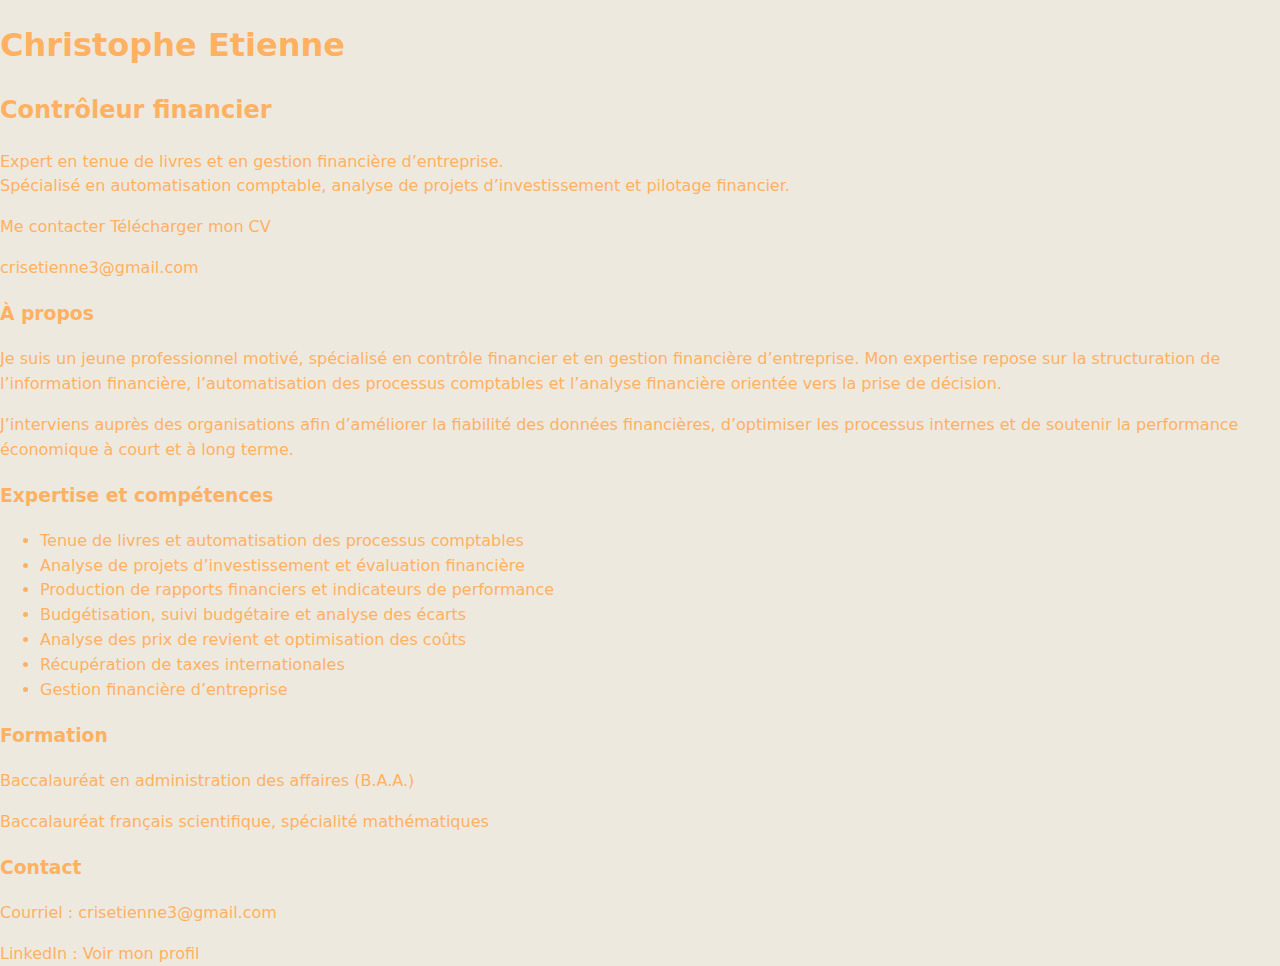
<file: index.html>
<!DOCTYPE html>
<html lang="fr">
<head>
  <meta charset="UTF-8">
  <title>Christophe Etienne – Contrôleur financier</title>
  <link rel="stylesheet" href="style.css">
</head>
<body>

  <section>
    <h1>Christophe Etienne</h1>
    <h2>Contrôleur financier</h2>
    <p>
      Expert en tenue de livres et en gestion financière d’entreprise.<br>
      Spécialisé en automatisation comptable, analyse de projets d’investissement
      et pilotage financier.
    </p>

<div class="hero-actions">
  <a class="btn primary" href="mailto:crisetienne3@gmail.com">Me contacter</a>
  <a class="btn" href="assets/CV_Christophe_Etienne.pdf">Télécharger mon CV</a>
</div>

<p class="small">crisetienne3@gmail.com</p>

  </section>

  <section>
    <h3>À propos</h3>
    <p>
      Je suis un jeune professionnel motivé, spécialisé en contrôle financier
      et en gestion financière d’entreprise. Mon expertise repose sur la
      structuration de l’information financière, l’automatisation des processus
      comptables et l’analyse financière orientée vers la prise de décision.
    </p>
    <p>
      J’interviens auprès des organisations afin d’améliorer la fiabilité des
      données financières, d’optimiser les processus internes et de soutenir la
      performance économique à court et à long terme.
    </p>
  </section>

  <section>
    <h3>Expertise et compétences</h3>
    <ul>
      <li>Tenue de livres et automatisation des processus comptables</li>
      <li>Analyse de projets d’investissement et évaluation financière</li>
      <li>Production de rapports financiers et indicateurs de performance</li>
      <li>Budgétisation, suivi budgétaire et analyse des écarts</li>
      <li>Analyse des prix de revient et optimisation des coûts</li>
      <li>Récupération de taxes internationales</li>
      <li>Gestion financière d’entreprise</li>
    </ul>
  </section>

  <section>
    <h3>Formation</h3>
    <p>Baccalauréat en administration des affaires (B.A.A.)</p>
    <p>Baccalauréat français scientifique, spécialité mathématiques</p>
  </section>

  <section>
    <h3>Contact</h3>
    <p>
      Courriel :
      <a href="mailto:crisetienne3@gmail.com">crisetienne3@gmail.com</a>
    </p>
    <p>
      LinkedIn :
      <a href="https://www.linkedin.com/in/christophe-etienne-127439270" target="_blank">
        Voir mon profil
      </a>
    </p>
  </section>

</body>
</html>
</file>
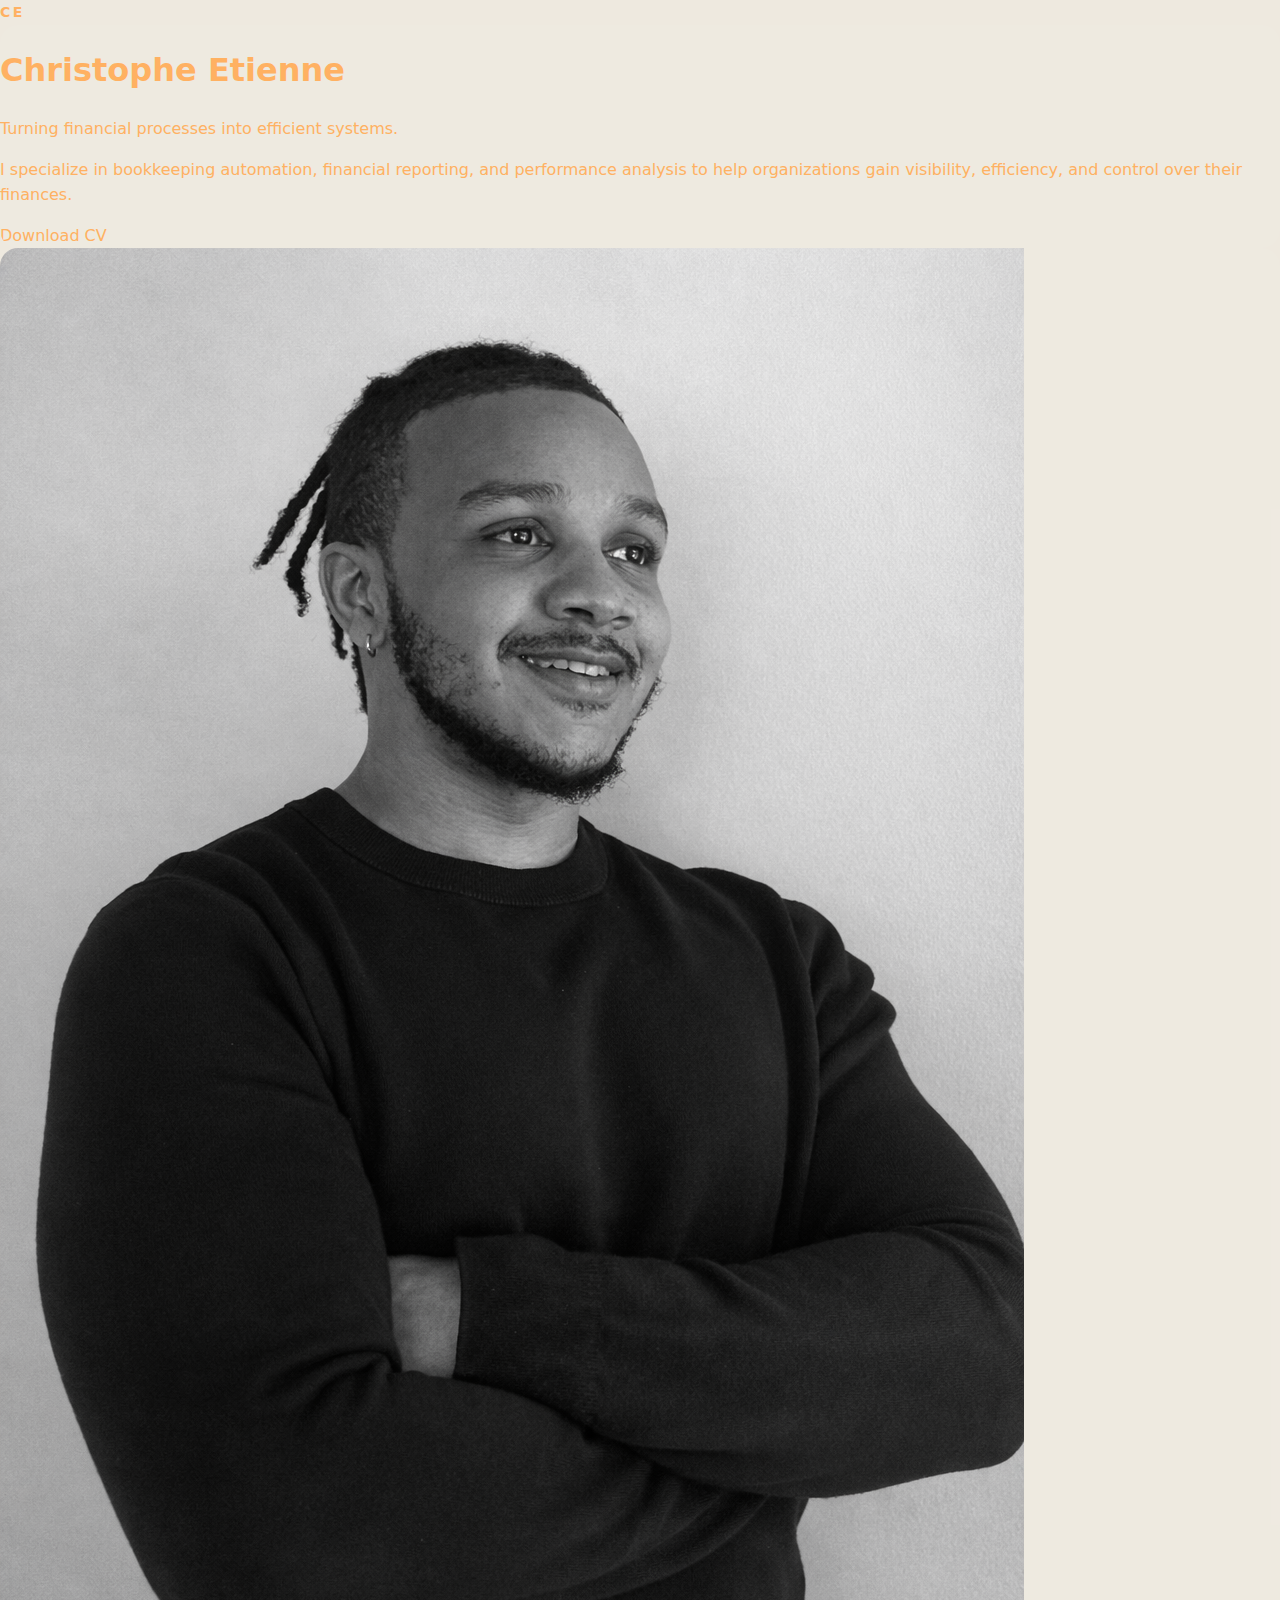
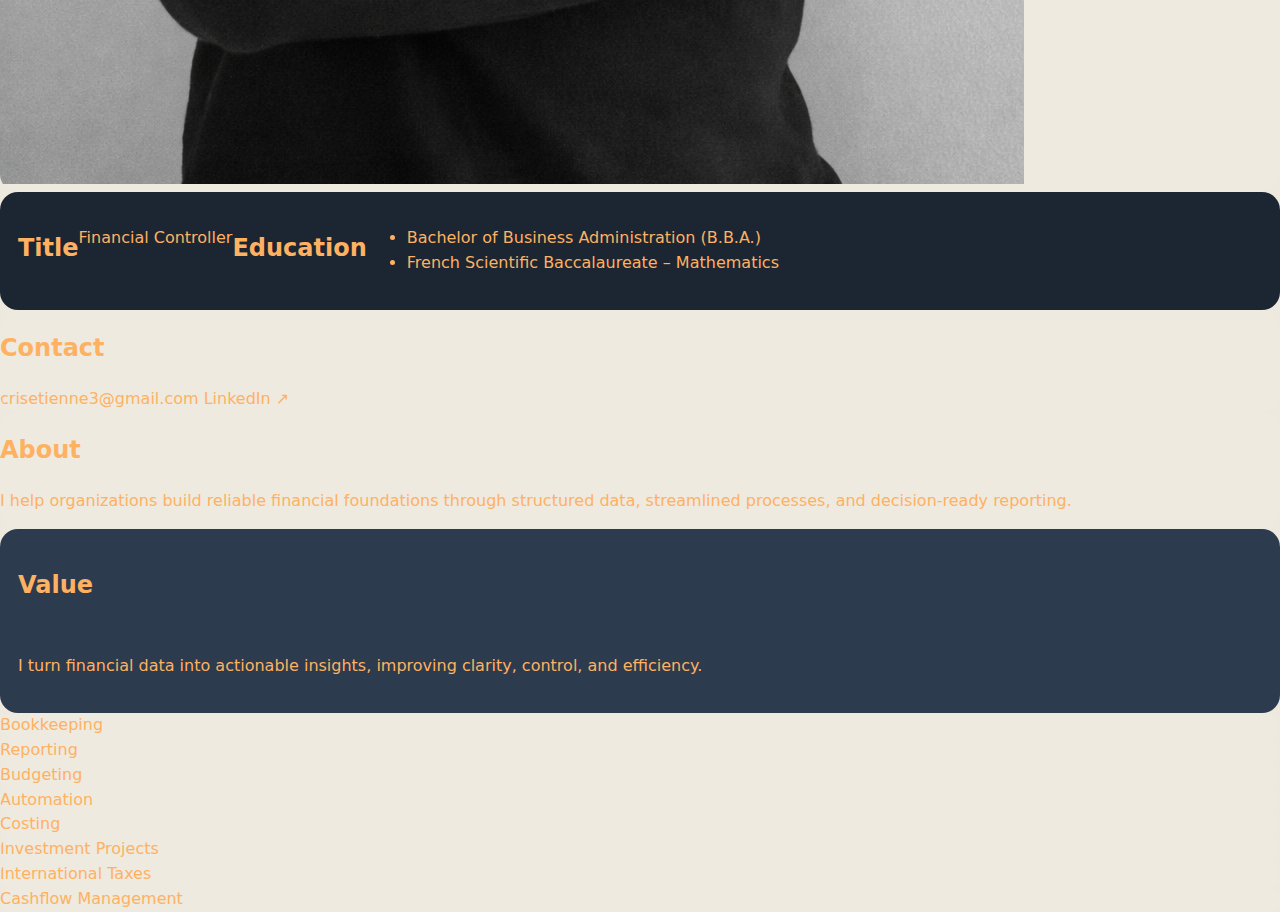
<file: en.html>
<!DOCTYPE html>
<html lang="en">
<head>
  <meta charset="UTF-8">
  <title>Christophe Etienne – Financial Controller</title>
  <link rel="stylesheet" href="style.css">
</head>
<body>

  <header class="topbar">
    <div class="topbar-inner">
      <a class="brand" href="#top">CE</a>
    </div>
  </header>

  <main class="container">
  <section class="bento">

    <!-- HERO LEFT -->
    <div class="card hero-left">
      <h1>Christophe Etienne</h1>
      <p class="lead">Turning financial processes into efficient systems.</p>
      <p>
        I specialize in bookkeeping automation, financial reporting, and performance analysis
        to help organizations gain visibility, efficiency, and control over their finances.
      </p>
      <a href="assets/CV_Christophe_Etienne.pdf" class="btn">Download CV</a>
    </div>

    <!-- PHOTO -->
    <div class="card hero-photo">
      <img src="assets/profile.jpg" alt="Christophe Etienne portrait" />
    </div>

    <!-- HERO RIGHT (Title + Education) -->
    <div class="card hero-right">
      <h2>Title</h2>
      <p class="kicker">Financial Controller</p>

      <h2>Education</h2>
      <ul>
        <li>Bachelor of Business Administration (B.B.A.)</li>
        <li>French Scientific Baccalaureate – Mathematics</li>
      </ul>
    </div>

    <!-- CONTACT UNDER PHOTO -->
    <div class="card contact-under">
      <h2>Contact</h2>
      <a href="mailto:crisetienne3@gmail.com">crisetienne3@gmail.com</a>
      <a href="https://www.linkedin.com/in/christophe-etienne-127439270" target="_blank">LinkedIn ↗</a>
    </div>

    <!-- ROW 2 -->
    <div class="card about">
      <h2>About</h2>
      <p>
        I help organizations build reliable financial foundations through structured data,
        streamlined processes, and decision-ready reporting.
      </p>
    </div>

    <div class="card value">
      <h2>Value</h2>
      <p>
        I turn financial data into actionable insights, improving clarity, control, and efficiency.
      </p>
    </div>

    <!-- ROW 3 (Skills 8 cards) -->
    <div class="card skill">Bookkeeping</div>
    <div class="card skill">Reporting</div>
    <div class="card skill">Budgeting</div>
    <div class="card skill">Automation</div>

    <div class="card skill">Costing</div>
    <div class="card skill">Investment Projects</div>
    <div class="card skill">International Taxes</div>
    <div class="card skill">Cashflow Management</div>

  </section>
</main>
</file>
<file: style.css>
/* style.css */

/* ===== Base ===== */
:root{
  --bg:#eee9df;
  --panel:#9c9ea1;
  --panel2:#0e2142;
  --panel3:#102a52;

  --text:#ffb162;
  --muted:#b8c6e6;

  --radius: 18px;

  --gap: 14px;
  --pad: 16px;

  --line: rgba(255,255,255,.12);
}

*{ box-sizing:border-box; }
html,body{ margin:0; padding:0; height:100%; }

body{
  font-family: system-ui,-apple-system,Segoe UI,Roboto,Arial,sans-serif;
  color: var(--text);
  background: var(--bg);
  line-height: 1.55;
}

/* Links */
a{ color: var(--text); text-decoration:none; }
a:hover{ text-decoration:none; }

/* ===== Header (full width) ===== */
.header{
  position: sticky;
  top: 0;
  z-index: 100;
  padding: var(--pad);
}

.header-inner{
  width: 100%;
  margin: 0;
  padding: 16px 18px;
  display:flex;
  justify-content:space-between;
  align-items:center;
  border-radius: var(--radius);
  background: #1b2632;
  backdrop-filter: blur(10px);
}

.brand{
  font-weight: 900;
  letter-spacing: .18em;
  font-size: 14px;
}

.lang-switch{
  display:flex;
  align-items:center;
  gap: 10px;
  font-weight: 800;
  font-size: 13px;
  color: var(--muted);
}
.lang-switch a{ color: var(--muted); }
.lang-switch a.active{ color: var(--text); }
.lang-switch span{ opacity:.7; }

/* ===== Page width behavior (full width) ===== */
.page{
  width: 100%;
  padding: 0 var(--pad) 60px;
}

/* ===== Card base (no borders, like you asked) ===== */
.card{
  border-radius: var(--radius);
  background: rgba(255,255,255,.05);
  overflow: hidden;
  position: relative;
}

/* ===== Layout (match proportions of screenshot) =====
   4-column bento:
   col1 = expertise sidebar (full height)
   col2 = photo (top) + contact (below)
   col3 = photo continues (spans 2 cols) to match screenshot center width
   col4 = hero-right (top) + value (bottom)
*/
.layout{
  display: grid;
  gap: var(--gap);
  grid-template-columns: 1.3fr auto 1fr 1.3fr; /* sidebar, photo wide (2 cols), hero/value */
  grid-template-rows: minmax(440px, 52vh) minmax(240px, 28vh);
  align-items: stretch;
}

/* ===== Sidebar (full height to bottom) ===== */
.sidebar{
  grid-column: 4;
  grid-row: 1 / span 2;
  background: #2c3b4d;
  padding: 18px 16px;
  display:flex;
  flex-direction:column;
}

.sidebar-head{
  padding: 4px 4px 10px;
}

.sidebar-title{
  font-size: 12px;
  letter-spacing: .18em;
  text-transform: uppercase;
  color: var(--muted);
  font-weight: 900;
}

.sidebar-list{
  margin-top: 6px;
  border-top: 1px solid rgba(255,255,255,.12);
  display:flex;
  flex-direction:column;
}

/* Accordion that pushes items down naturally (details) */
.acc{
  border-bottom: 1px solid rgba(255,255,255,.12);
  padding: 0;
}

.acc summary{
  list-style:none;
  cursor:pointer;
  display:flex;
  align-items:center;
  justify-content:space-between;
  gap: 10px;
  padding: 14px 8px;
  font-weight: 900;
  color: var(--text);
  user-select:none;
}

.acc summary::-webkit-details-marker{ display:none; }

.acc summary::after{
  content:"↗";
  opacity:.75;
  transform: translateY(-1px);
  transition: transform .18s ease, opacity .18s ease;
}

.acc[open] summary::after{
  transform: translateY(-1px) rotate(0deg);
  opacity: 1;
}

.acc-body{
  padding: 0 8px 14px;
  color: var(--muted);
  font-size: 13px;
  max-width: 38ch;
}

/* ===== Photo card ===== */
.photo{
  grid-column: 2;
  grid-row: 1;
  background: rgba(16, 42, 82, .55);
  padding: 0;

  width: 360px;          /* ⬅️ TAILLE FIXE */
  max-width: 360px;
  justify-self: center;  /* centre dans sa colonne */
}


.photo-link{
  display:block;
  height:100%;
  width:100%;
  position:relative;
}

.photo img{
  width: 100%;
  height: 480px;          /* hauteur fixe */
  object-fit: cover;
  object-position: 50% 18%;
  display: block;
  filter: grayscale(100%) contrast(1.02);
}


/* Hover arrow + hint */
.photo-arrow{
  position:absolute;
  top: 14px;
  right: 14px;
  width: 44px;
  height: 44px;
  border-radius: 999px;
  background: rgba(255,255,255,.10);
  display:grid;
  place-items:center;
  font-weight: 900;
  transform: translateY(0);
  transition: transform .18s ease, background .18s ease;
}

.photo-hint{
  position:absolute;
  left: 16px;
  bottom: 14px;
  padding: 8px 10px;
  border-radius: 999px;
  background: rgba(0,0,0,.28);
  color: var(--text);
  font-size: 12px;
  font-weight: 900;
  letter-spacing: .02em;
  opacity: .9;
}

.photo-link:hover .photo-arrow{
  transform: translateY(-4px);
  background: rgba(255,255,255,.16);
}

/* ===== Hero right (wider; text pinned to bottom) ===== */
.hero-right{
  grid-column: 1;
  grid-row: 1;
  background: #1b2632;
  padding: 18px;
  display:flex;
  align-items: stretch;
}

.hero-bottom{
  margin-top:auto; /* pushes text to bottom */
  padding-top: 10px;
}

.hero-name{
  font-size: 22px;
  font-weight: 950;
  letter-spacing: .2px;
  margin-bottom: 10px;
}

.hero-line{
  color: var(--muted);
  font-size: 20px;
  max-width:60ch;
}

/* ===== Contact card (same proportions as screenshot) ===== */
.contact{
  grid-column: 2 / span 2;
  grid-row: 2;
  background: #1b2632;
  padding: 0;
}

.contact-link{
  display:flex;
  height:100%;
  width:100%;
  padding: 18px;
  flex-direction:column;
  justify-content:space-between;
  position:relative;
}

.contact-top{
  display:flex;
  align-items:flex-start;
  justify-content:space-between;
  gap: 10px;
}

.contact-mini{
  color: var(--muted);
  font-size: 12px;
  font-weight: 800;
}

.contact-arrow{
  width: 40px;
  height: 40px;
  border-radius: 999px;
  background: rgba(255,255,255,.10);
  display:grid;
  place-items:center;
  font-weight: 900;
  transition: transform .18s ease, background .18s ease;
}

.contact-title{
  font-size: 38px;
  font-weight: 950;
  letter-spacing: .2px;
  line-height: 1;
  opacity: .98;
}

.contact-link:hover .contact-arrow{
  transform: translateY(-4px);
  background: rgba(255,255,255,.16);
}

/* ===== Value (bottom-right; tall + split inside; runs to bottom) ===== */
.value{
  grid-column: 1;
  grid-row: 2;
  background: #2c3b4d;
  padding: 18px;
  display:flex;
  flex-direction:column;
  gap: 14px;
}

.value-label{
  font-size: 12px;
  letter-spacing: .18em;
  text-transform: uppercase;
  color: var(--muted);
  font-weight: 900;
  margin-bottom: 8px;
}

.value-text{
  color: var(--muted);
  font-size: 13px;
  max-width: 50ch;
}

.value-sep{
  height:1px;
  background: rgba(255,255,255,.14);
  margin: 2px 0;
}

/* ===== Make the whole layout feel “full page” like the reference ===== */
@media (min-height: 900px){
  .layout{
    grid-template-rows: minmax(520px, 56vh) minmax(280px, 30vh);
  }
}

/* ===== Mobile: stack cleanly ===== */
@media (max-width: 980px){
  .layout{
    grid-template-columns: 1fr;
    grid-template-rows: auto;
  }

  .sidebar{ grid-column: 1; grid-row: 5; }
  .photo{ grid-column: 1; grid-row: 1; }
  .hero-right{ grid-column: 1; grid-row: 2; }
  .contact{ grid-column: 1; grid-row: 3; }
  .value{ grid-column: 1; grid-row: 4; }

  .contact-title{ font-size: 40px; }
  .hero-name{ font-size: 35px; }
}

.photo{
  width: 280px;
  max-width: 280px;
  justify-self: start;
}

.photo img{
  height: 380px;
}
</file>
